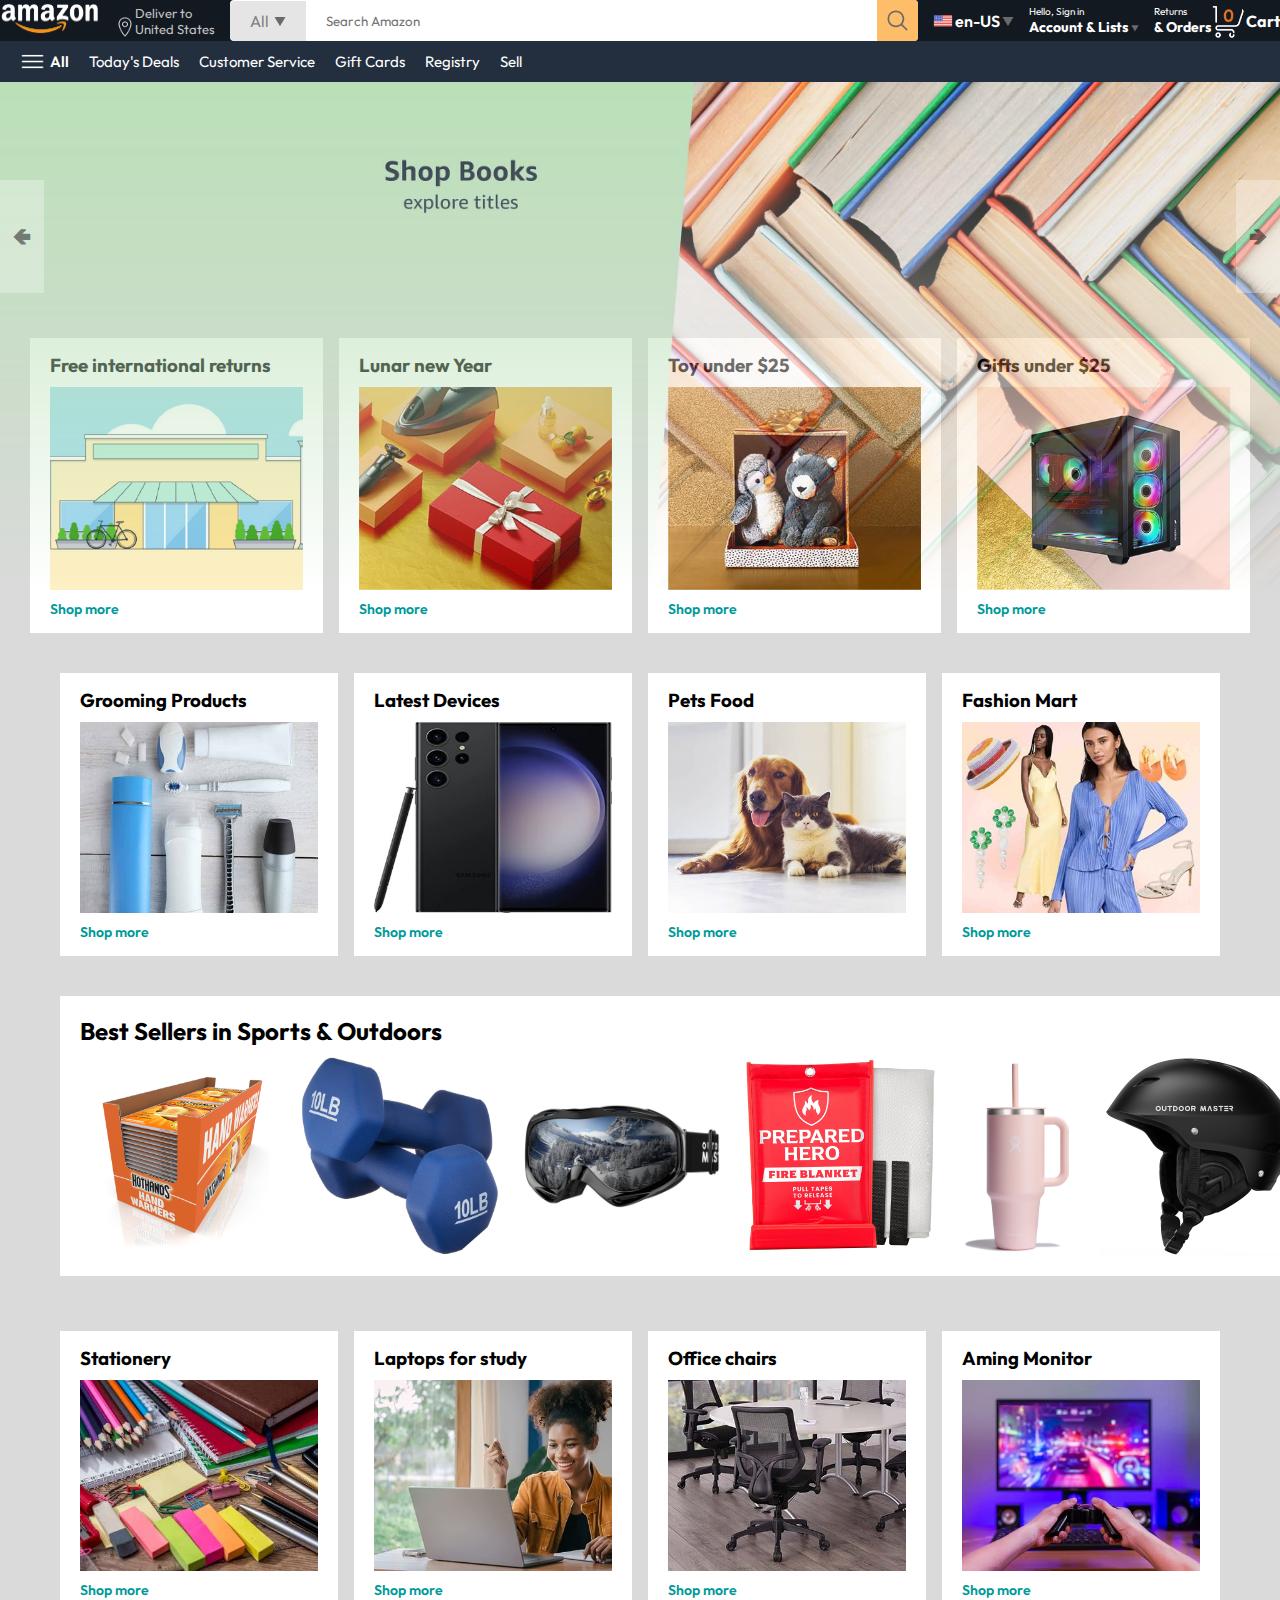
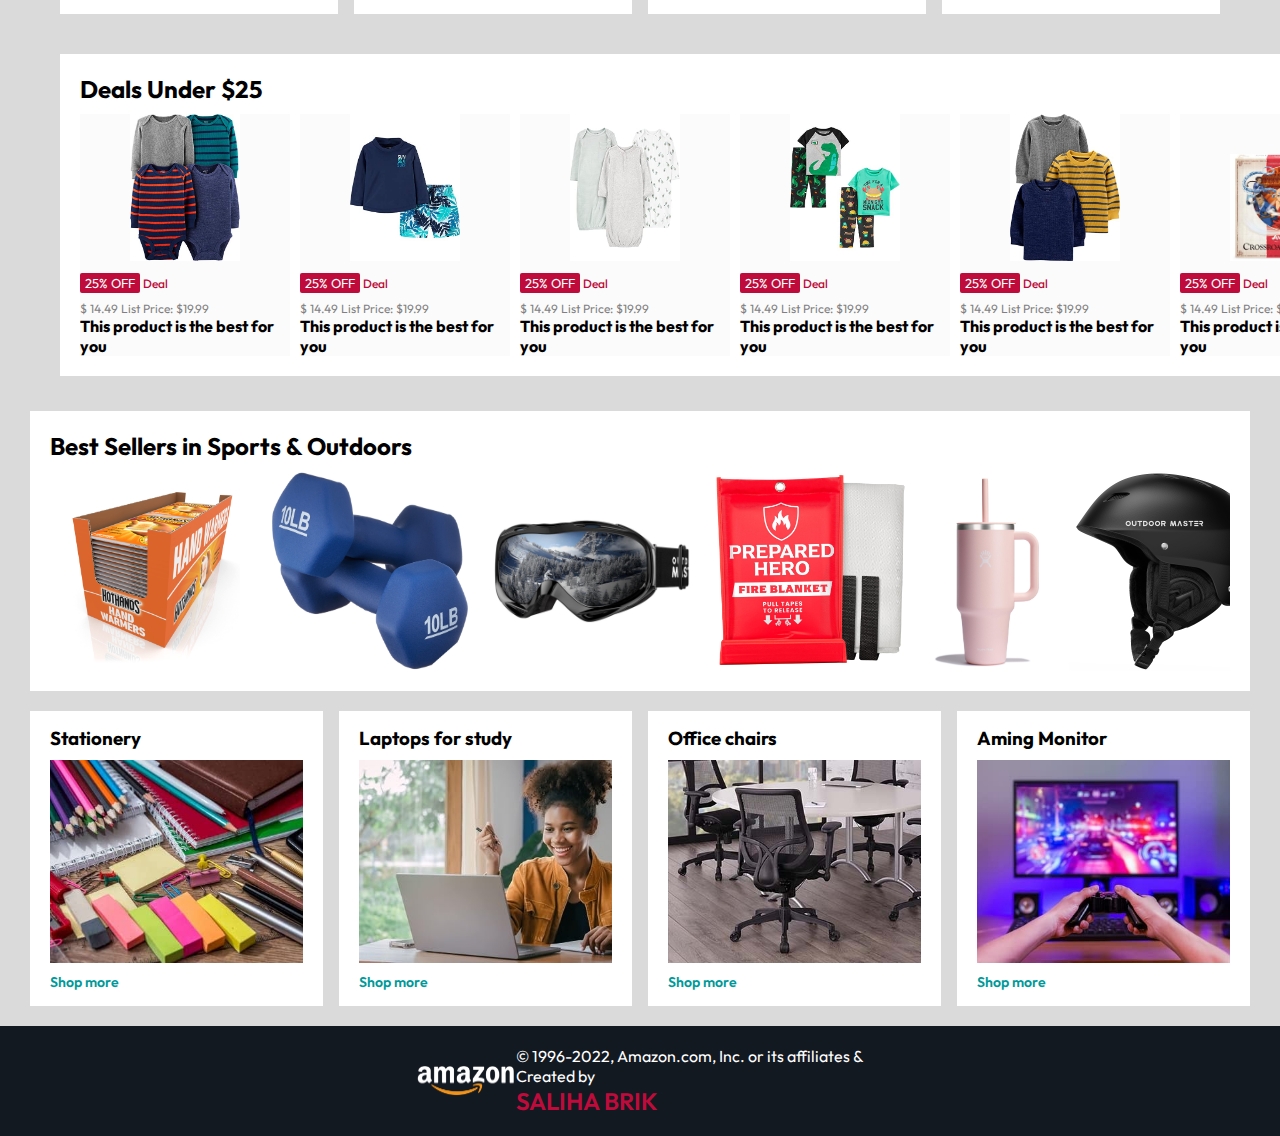
<file: Amazon-Clone/index.html>
<!DOCTYPE html>
<html>
    <head>
        <meta charset="utf-8">
        <meta name="viewport" content="width=device-width, initial-scale=1.0">
        <meta http-equiv="X-UA-Compatible" content="ie=edge">
        <link rel="stylesheet" href="style.css">

        <title>Amazon Clone</title>
    </head>
    <body>
        <nav>
        <a href="/">
            <img src="./assets/amazon_logo.png" width="100" alt="Amazon Logo">
        </a>
        <div class="nav-country">

            <img src="./assets/location_icon.png" height="20" alt="United States Flag">
            <div>
                <p>Deliver to</p>
                <p>United States</p>
            </div>
        </div>
            <div class="nav-search">
                <div class="nav-search-gategory">
                    <p>All</p>
                    <img src="./assets/dropdown_icon.png" height="12" alt="">
                </div>
                <input type="text" class="nav-search-input" placeholder="Search Amazon">
                <img src="./assets/search_icon.png" class="nav-search-icon" alt="Search Icon">
            </div>

            <div class="nav-language">
                <img src="./assets/us_flag.png" width="20px" alt="Globe Icon">
                <p>en-US</p>
                <img src="./assets/dropdown_icon.png" width="12px" alt="">

            </div>

            <div class="nav-text">
                <p>Hello, Sign in</p>
                <h1>Account & Lists <img src="./assets/dropdown_icon.png" width="8px" alt=""> </h1>

            </div>
            <div class="nav-text">
                <p>Returns</p>
                <h1>& Orders </h1>

            </div>
            <a href="./cart.html" class="nav-cart">
                <img src="./assets/cart_icon.png" width="35px">
                <h4>Cart</h4>
            </a>

        </nav>

    <div class="nav-bottom">
        <div>
            <img src="./assets/menu_icon.png" width="25px" alt="Menu Icon">
            <p>All</p>
        </div>
        <p>Today's Deals</p>
        <p>Customer Service</p>
        <p>Gift Cards</p>
        <p>Registry</p>
        <p>Sell</p>
    </div>


    <div class="header-slider">
        <a href="#" class="control-prev">&#129144</a>
        <a href="#" class="control-next">&#129146</a>
        <ul>
            <img src="./assets/header1.jpg" class="header-img" alt="">
            <img src="./assets/header2.jpg"class="header-img" alt="">
            <img src="./assets/header3.jpg"class="header-img" alt="">
            <img src="./assets/header4.jpg" class="header-img"alt="">
            <img src="./assets/header5.jpg" class="header-img"alt="">
            <img src="./assets/header6.jpg" class="header-img"alt="">

        </ul>
    </div>

    <div class="box-row header-box">
        <div class="box-col">
            <h3>Free international returns</h3>
            <img src="./assets/box1-1.jpg" alt="">
            <a href="#">Shop more</a>
        </div>
        <div class="box-col">
            <h3>Lunar new Year</h3>
            <img src="./assets/box1-2.jpg" alt="">
            <a href="#">Shop more</a>
        </div>
        <div class="box-col">
            <h3>Toy under $25</h3>
            <img src="./assets/box1-3.jpg" alt="">
            <a href="#">Shop more</a>
        </div>
        <div class="box-col">
            <h3> Gifts under $25</h3>
            <img src="./assets/box1-4.jpg" alt="">
            <a href="#">Shop more</a>
        </div>
    <div class="box-row ">
        <div class="box-col">
            <h3>Grooming Products</h3>
            <img src="./assets/box2-1.jpg" alt="">
            <a href="#">Shop more</a>
        </div>
        <div class="box-col">
            <h3>Latest Devices</h3>
            <img src="./assets/box2-2.jpg" alt="">
            <a href="#">Shop more</a>
        </div>
        <div class="box-col">
            <h3>Pets Food </h3>
            <img src="./assets/box2-3.jpg" alt="">
            <a href="#">Shop more</a>
        </div>
        <div class="box-col">
            <h3>Fashion Mart</h3>
            <img src="./assets/box2-4.jpg" alt="">
            <a href="#">Shop more</a>
        </div>
    </div>
    <div class="products-slider">
        <h2>Best Sellers in Sports & Outdoors</h2>
        <div class="products">
            <img src="./assets/product1-1.jpg" alt="">
            <img src="./assets/product1-2.jpg" alt="">
            <img src="./assets/product1-3.jpg" alt="">
            <img src="./assets/product1-4.jpg" alt="">
            <img src="./assets/product1-5.jpg" alt="">
            <img src="./assets/product1-6.jpg" alt="">
            <img src="./assets/product1-7.jpg" alt="">
            <img src="./assets/product1-8.jpg" alt="">
            <img src="./assets/product1-9.jpg" alt="">
            <img src="./assets/product1-10.jpg" alt="">
        </div>
    </div>
    <div class="box-row ">
        <div class="box-col">
            <h3>Stationery</h3>
            <img src="./assets/box3-1.jpg" alt="">
            <a href="#">Shop more</a>
        </div>
        <div class="box-col">
            <h3>Laptops for study</h3>
            <img src="./assets/box3-2.jpg" alt="">
            <a href="#">Shop more</a>
        </div>
        <div class="box-col">
            <h3>Office chairs </h3>
            <img src="./assets/box3-3.jpg" alt="">
            <a href="#">Shop more</a>
        </div>
        <div class="box-col">
            <h3> Aming Monitor</h3>
            <img src="./assets/box3-4.jpg" alt="">
            <a href="#">Shop more</a>
        </div>
    </div>
    <div class="products-slider-with-price">
        <h2>Deals Under $25</h2>
        <div class="products">
        <div class="product-card">
            <div class="product-img-container">
                <img src="./assets/product2-1.jpg" alt="">
            </div>
            <div class="product-offer">
                <p>25% OFF</p> <span>Deal</span>
            </div>
            <p class="product-price">$ <span>14.49</span> List Price: $19.99</p>
            <h4>This product is the best for you </h4>

        </div>
        <div class="product-card">
            <div class="product-img-container">
                <img src="./assets/product2-2.jpg" alt="">
            </div>
            <div class="product-offer">
                <p>25% OFF</p> <span>Deal</span>
            </div>
            <p class="product-price">$ <span>14.49</span> List Price: $19.99</p>
            <h4>This product is the best for you </h4>

        </div>
        <div class="product-card">
            <div class="product-img-container">
                <img src="./assets/product2-3.jpg" alt="">
            </div>
            <div class="product-offer">
                <p>25% OFF</p> <span>Deal</span>
            </div>
            <p class="product-price">$ <span>14.49</span> List Price: $19.99</p>
            <h4>This product is the best for you </h4>

        </div>
        <div class="product-card">
            <div class="product-img-container">
                <img src="./assets/product2-4.jpg" alt="">
            </div>
            <div class="product-offer">
                <p>25% OFF</p> <span>Deal</span>
            </div>
            <p class="product-price">$ <span>14.49</span> List Price: $19.99</p>
            <h4>This product is the best for you </h4>

        </div>
        <div class="product-card">
            <div class="product-img-container">
                <img src="./assets/product2-5.jpg" alt="">
            </div>
            <div class="product-offer">
                <p>25% OFF</p> <span>Deal</span>
            </div>
            <p class="product-price">$ <span>14.49</span> List Price: $19.99</p>
            <h4>This product is the best for you </h4>

        </div>
        <div class="product-card">
            <div class="product-img-container">
                <img src="./assets/product2-6.jpg" alt="">
            </div>
            <div class="product-offer">
                <p>25% OFF</p> <span>Deal</span>
            </div>
            <p class="product-price">$ <span>14.49</span> List Price: $19.99</p>
            <h4>This product is the best for you </h4>

        </div>
        <div class="product-card">
            <div class="product-img-container">
                <img src="./assets/product2-7.jpg" alt="">
            </div>
            <div class="product-offer">
                <p>25% OFF</p> <span>Deal</span>
            </div>
            <p class="product-price">$ <span>14.49</span> List Price: $19.99</p>
            <h4>This product is the best for you </h4>

        </div>
        <div class="product-card">
            <div class="product-img-container">
                <img src="./assets/product2-8.jpg" alt="">
            </div>
            <div class="product-offer">
                <p>25% OFF</p> <span>Deal</span>
            </div>
            <p class="product-price">$ <span>14.49</span> List Price: $19.99</p>
            <h4>This product is the best for you </h4>

        </div>
        <div class="product-card">
            <div class="product-img-container">
                <img src="./assets/product2-9.jpg" alt="">
            </div>
            <div class="product-offer">
                <p>25% OFF</p> <span>Deal</span>
            </div>
            <p class="product-price">$ <span>14.49</span> List Price: $19.99</p>
            <h4>This product is the best for you </h4>

        </div>
        <div class="product-card">
            <div class="product-img-container">
                <img src="./assets/product2-10.jpg" alt="">
            </div>
            <div class="product-offer">
                <p>25% OFF</p> <span>Deal</span>
            </div>
            <p class="product-price">$ <span>14.49</span> List Price: $19.99</p>
            <h4>This product is the best for you </h4>

        </div>
        <div class="product-card">
            <div class="product-img-container">
                <img src="./assets/product2-11.jpg" alt="">
            </div>
            <div class="product-offer">
                <p>25% OFF</p> <span>Deal</span>
            </div>
            <p class="product-price">$ <span>14.49</span> List Price: $19.99</p>
            <h4>This product is the best for you </h4>

        </div>
    </div>
    </div>
    </div>
    
    
    <div class="products-slider">
        <h2>Best Sellers in Sports & Outdoors</h2>
        <div class="products">
            <img src="./assets/product1-1.jpg" alt="">
            <img src="./assets/product1-2.jpg" alt="">
            <img src="./assets/product1-3.jpg" alt="">
            <img src="./assets/product1-4.jpg" alt="">
            <img src="./assets/product1-5.jpg" alt="">
            <img src="./assets/product1-6.jpg" alt="">
            <img src="./assets/product1-7.jpg" alt="">
            <img src="./assets/product1-8.jpg" alt="">
            <img src="./assets/product1-9.jpg" alt="">
            <img src="./assets/product1-10.jpg" alt="">
        </div>
    </div>

    <div class="box-row ">
        <div class="box-col">
            <h3>Stationery</h3>
            <img src="./assets/box3-1.jpg" alt="">
            <a href="#">Shop more</a>
        </div>
        <div class="box-col">
            <h3>Laptops for study</h3>
            <img src="./assets/box3-2.jpg" alt="">
            <a href="#">Shop more</a>
        </div>
        <div class="box-col">
            <h3>Office chairs </h3>
            <img src="./assets/box3-3.jpg" alt="">
            <a href="#">Shop more</a>
        </div>
        <div class="box-col">
            <h3> Aming Monitor</h3>
            <img src="./assets/box3-4.jpg" alt="">
            <a href="#">Shop more</a>
        </div>
    </div>

<footer>
    <img src="./assets/amazon_logo.png" width="100" alt="Amazon Logo">
    <p>© 1996-2022, Amazon.com, Inc. or its affiliates & <br>Created by<br> <span>SALIHA BRIK</span></p>
</footer>
        <div id="search-results" class="search-results"></div>
        <script src="script.js"></script>
        <script>
// Sample product data for live search
const products = [
    "Amazon Echo Dot",
    "Wireless Mouse",
    "Bluetooth Headphones",
    "Laptop Stand",
    "USB-C Charger",
    "Gaming Keyboard",
    "Smart Watch",
    "Fitness Tracker",
    "Portable Speaker",
    "Noise Cancelling Earbuds"
];

const searchInput = document.querySelector('.nav-search-input');
const resultsContainer = document.getElementById('search-results');

// Position results below search bar
function positionResults() {
    const searchBar = document.querySelector('.nav-search');
    if (searchBar && resultsContainer) {
        const rect = searchBar.getBoundingClientRect();
        resultsContainer.style.position = 'absolute';
        resultsContainer.style.top = (window.scrollY + rect.bottom) + 'px';
        resultsContainer.style.left = (window.scrollX + rect.left) + 'px';
        resultsContainer.style.width = rect.width + 'px';
        resultsContainer.style.zIndex = '1000';
    }
}

searchInput.addEventListener('input', function() {
    const query = this.value.toLowerCase();
    resultsContainer.innerHTML = '';
    if (query.length === 0) {
        resultsContainer.style.display = 'none';
        return;
    }
    const filtered = products.filter(item => item.toLowerCase().includes(query));
    if (filtered.length > 0) {
        resultsContainer.style.display = 'block';
        positionResults();
        filtered.forEach(item => {
            const div = document.createElement('div');
            div.className = 'search-result-item';
            div.textContent = item;
            div.onclick = () => {
                searchInput.value = item;
                resultsContainer.style.display = 'none';
            };
            resultsContainer.appendChild(div);
        });
    } else {
        resultsContainer.style.display = 'block';
        positionResults();
        resultsContainer.innerHTML = '<div class="search-result-item">No results found</div>';
    }
});

// Hide results when clicking outside
document.addEventListener('click', function(e) {
    if (!resultsContainer.contains(e.target) && e.target !== searchInput) {
        resultsContainer.style.display = 'none';
    }
});
        </script>
    </body>
</html>
</file>
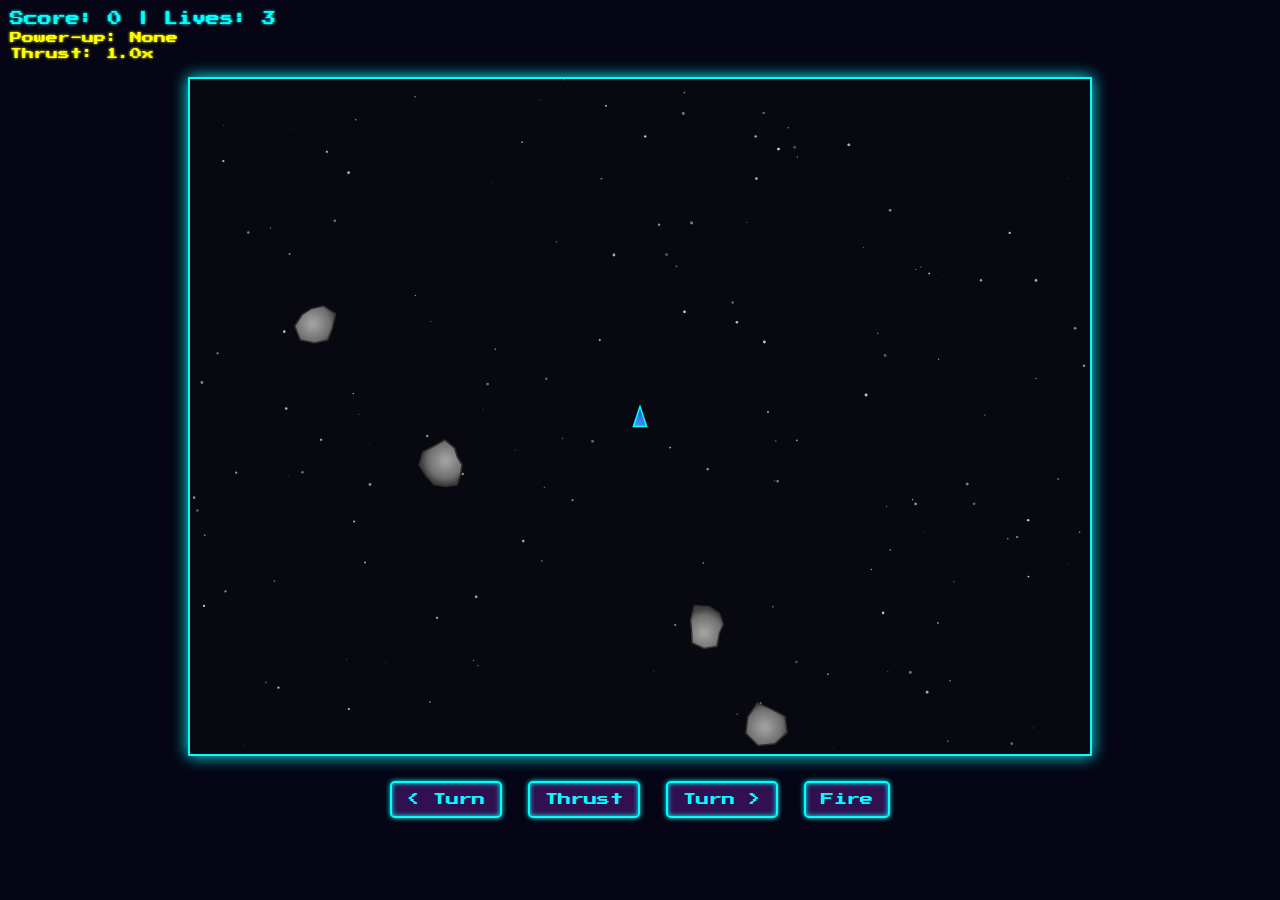
<file: Asteroid Game/index.html>
<!DOCTYPE html>
<html lang="en">
  <head>
    <meta charset="UTF-8" />
    <meta name="viewport" content="width=device-width, initial-scale=1.0" />
    <title>Asteroids Game</title>
    <link
      href="https://fonts.googleapis.com/css2?family=Press+Start+2P&display=swap"
      rel="stylesheet"
    />
    <link rel="stylesheet" href="styles.css" />
  </head>
  <body>
    <div id="gameInfoContainer">
      <div id="scoreLivesInfo">
        Score: <span id="score">0</span> | Lives: <span id="lives">3</span>
      </div>
      <div id="powerUpInfo">Power-up: <span id="powerUpStatus">None</span></div>
      <div id="thrustInfo">Thrust: <span id="thrustLevel">1.0</span>x</div>
    </div>

    <canvas id="gameCanvas"></canvas>

    <div id="controls">
      <button id="leftBtn">< Turn</button>
      <button id="thrustBtn">Thrust</button>
      <button id="rightBtn">Turn ></button>
      <button id="fireBtn">Fire</button>
      <button id="restartBtn" style="display: none">Restart</button>
    </div>

    <div id="messageArea">
      <p id="messageText"></p>
    </div>
    <script src="script.js"></script>
  </body>
</html>
</file>
<file: Amazon-Clone/style.css>
@import url('https://fonts.googleapis.com/css2?family=Honk&family=Outfit:wght@300;400;600;700;800;900&family=Poppins:ital,wght@0,100;0,200;0,300;0,400;0,500;0,600;0,700;0,800;0,900;1,100;1,200;1,300;1,400;1,500;1,600;1,700;1,800&display=swap');

* {
    margin: 0;
    padding: 0;
    box-sizing: border-box;
    font-family: 'Outfit', sans-serif;
}
.search-results {
    position: absolute;
    background: #fff;
    border: 1px solid #ddd;
    width: 400px;
    max-height: 220px;
    overflow-y: auto;
    z-index: 1000;
    display: none;
    box-shadow: 0 2px 8px rgba(0,0,0,0.15);
    border-radius: 4px;
}
.search-result-item {
    padding: 10px 16px;
    cursor: pointer;
    border-bottom: 1px solid #eee;
    font-size: 16px;
    transition: background 0.2s;
}
.search-result-item:last-child {
    border-bottom: none;
}
.search-result-item:hover {
    background: #f3f3f3;
}


body {
    
    background: #dadada;
}
a {
    text-decoration: none;
    color:inherit;
}

nav {

    background: #131921;
    display: flex;
    justify-content: space-between;
    align-items: center;
    padding: 10px, 20px;
    color: #fff;
}
.nav-country {
    display: flex;
    align-items: end;
    margin-left: 15px;
    font-size: 13px;
    color: #c4c4c4;

}

.nav-country h1 {
    color: #fff;
    font-size: 14px;
}

.nav-search {
    flex: 1;
    display: flex;
    align-items: center;
    margin-left: 15px;
    border-radius: 4px;
    max-width: 1000px  ;
    color: gray;
    background: #fff;
    -webkit-border-radius: 4px;
    -moz-border-radius: 4px;
    -ms-border-radius: 4px;
    -o-border-radius: 4px;
}

.nav-search-gategory {
    display: flex;
    align-items: center;
    padding: 10px 20px;
    gap: 5px;
    background:#e5e5e5;
    border-radius: 5px 0 0 5px;
    -webkit-border-radius: 5px 0 0 5px;
    -moz-border-radius: 5px 0 0 5px;
    -ms-border-radius: 5px 0 0 5px;
    -o-border-radius: 5px 0 0 5px;
}

.nav-search-input {
    border: none;
    outline: none;
    padding-left: 20px;
    width: 100%;
}

.nav-search-icon {
    max-width: 41px;
    padding: 8px;
    background: #febd69;
    border-radius: 0 4px 4px 0;
    -webkit-border-radius: 0 4px 4px 0;
    -moz-border-radius: 0 4px 4px 0;
    -ms-border-radius: 0 4px 4px 0;
    -o-border-radius: 0 4px 4px 0;
}

.nav-language {
    display:flex;
    align-items: center;
    gap: 2px;
    font-weight: 600;
    margin-left: 15px;
}

.nav-text {
    margin-left: 15px;
    
}
.nav-text p{
    font-size: 10px;
}

.nav-text h1{
    font-size: 14px;
}
.nav-cart {
    display: flex;
    align-items: center;
    margin-right: 0px 15px;
}
.nav-bottom {
    display: flex;
    align-items: center;
    padding: 8px 20px;
    background: #232f3e;
    gap: 20px;
    color: #fff;
    font-size: 15px;
}

.nav-bottom div {
    display: flex;
    align-items: center;
    gap: 5px;
    cursor: pointer;
    font-weight: 600;
}
.header-slider ul {
    display: flex;
    overflow-y: hidden;
}

.header-img {
    max-width: 100%;
    mask-image: linear-gradient(to bottom, #000000, transparent 100%);
}  
.header-slider a {
    position: absolute;
    top: 20%;
    z-index: 1;
    padding: 5vh 1vw; 
    background: #ffffff4f;
    color: #0000007b;
    text-decoration: none;
    font-size: 18px;
    font-weight: bold;
    cursor: pointer;
    transition: 0.5s;
}

.control-next {
    right: 0;
}

.box-row {
    display: flex;
    flex-wrap: wrap;
    justify-content: space-between;
    row-gap: 20px;
    margin: 20px 30px;
}

.box-col {
    display: flex;
    flex-direction: column;
    gap: 10px;
    padding: 15px 20px;
    background: #fff;
    max-width: 24%;
    min-height: 200px;
}

.box-col a {
    font-size: 14px;
    color: #009999;
    font-weight: 600;
}

.header-box {
    margin-top: -20vw;
}

.products-slider {
    background: #fff;
    margin: 0 30px;
    padding: 20px;
    margin-bottom: 15px;
}

.products-slider .products {
    display: flex;
    overflow-x: auto;
    gap: 20px;
    margin-top: 10px;

}

.products-slider .products img {
    max-width: 200px;
    cursor: pointer;
    max-height: 200px;
}

.products-slider .products::-webkit-scrollbar {
    display: none;
}
.products-slider-with-price {
    background: #fff;
    margin: 0 30px;
    padding: 20px;
    margin-bottom: 15px;
}

.products-slider-with-price .products {
    display: flex;
    overflow-x: auto;
    gap: 10px;
    margin-top: 10px;
}
.products-slider-with-price .products::-webkit-scrollbar {
    display: none;
}
.product-card {
    display: flex;
    flex-direction: column;
    justify-content: end;
    min-width: 210px;
    background: #fbfbfb;

}

.product-card img {
    max-width: 110px;
    margin: 0 50px;
}

.product-offer p {
    background: #be0b3b;
    color: #fff;
    display: inline-block;
    padding: 2px 5px;
    border-radius: 2px;
    font-size: 13px;
    margin: 8px 0;
    -webkit-border-radius: 2px;
    -moz-border-radius: 2px;
    -ms-border-radius: 2px;
    -o-border-radius: 2px;
}

.product-offer span {
    color: #be0b3b;
    font-weight: 500;
    font-size: 12px;
}
.product-offer h1 {
    font-size: 14px;
    font-weight: 600;
    margin: 8px 0;
}

.product-price {
    color: gray;
    font-size: 12px;
}

.product-price h4 {
    font-size: 14px;
    font-weight: 600;
    margin: 8px 0;
    color: #525252;
}

footer{
    display: flex;
    justify-content: center;
    align-items: center;
    background: #131921;
    color: #fff;
    padding: 20px 60px;
}
footer span {
    font-size: 24px;
    font-weight: 600;
    cursor: pointer;
    color: #be0b3b
}
</file>
<file: Asteroid Game/styles.css>
body {
    margin: 0;
    padding: 0;
    display: flex;
    flex-direction: column; 
    justify-content: center;
    align-items: center;
    min-height: 100vh;
    background-color: #050515;
    font-family: 'Press Start 2P', cursive; 
    color: #eee; 
    overflow: hidden;
}

#gameCanvas {
    border: 2px solid #00ffff; 
    display: block;
    max-width: 95vw;
    max-height: 75vh; 
    box-shadow: 0 0 15px #00ffff; 
    background-color: #080810; 
}

#controls {
    margin-top: 20px; 
    text-align: center;
}

#controls button {
    font-family: 'Press Start 2P', cursive;
    background-color: #301050; 
    color: #00ffff; 
    border: 2px solid #00ffff;
    padding: 10px 15px;
    margin: 5px;
    cursor: pointer;
    border-radius: 5px; 
    box-shadow: 0 0 5px #00ffff inset, 0 0 5px #00ffff; 
    transition: background-color 0.2s, box-shadow 0.2s;
}

#controls button:active, #controls button.active {
    background-color: #503070; 
    box-shadow: 0 0 8px #00ffff inset, 0 0 8px #00ffff; 
}

#gameInfoContainer {
     position: absolute;
     top: 10px;
     left: 10px;
     font-size: 14px;
     color: #00ffff; 
     text-shadow: 0 0 3px #00ffff;
     line-height: 1.4; 
     z-index: 5; 
 }

#powerUpInfo, #thrustInfo { 
    font-size: 12px;
    color: #ffff00; 
    text-shadow: 0 0 3px #ffff00;
}


#messageArea {
    position: absolute;
    top: 50%;
    left: 50%;
    transform: translate(-50%, -50%);
    font-size: 24px;
    color: #ffffff; 
    text-align: center;
    display: none; 
    background-color: rgba(10, 10, 30, 0.8); 
    padding: 20px;
    border: 2px solid #ffffff; 
    border-radius: 10px;
    z-index: 10;
    text-shadow: 0 0 5px #ffffff;
}
</file>
